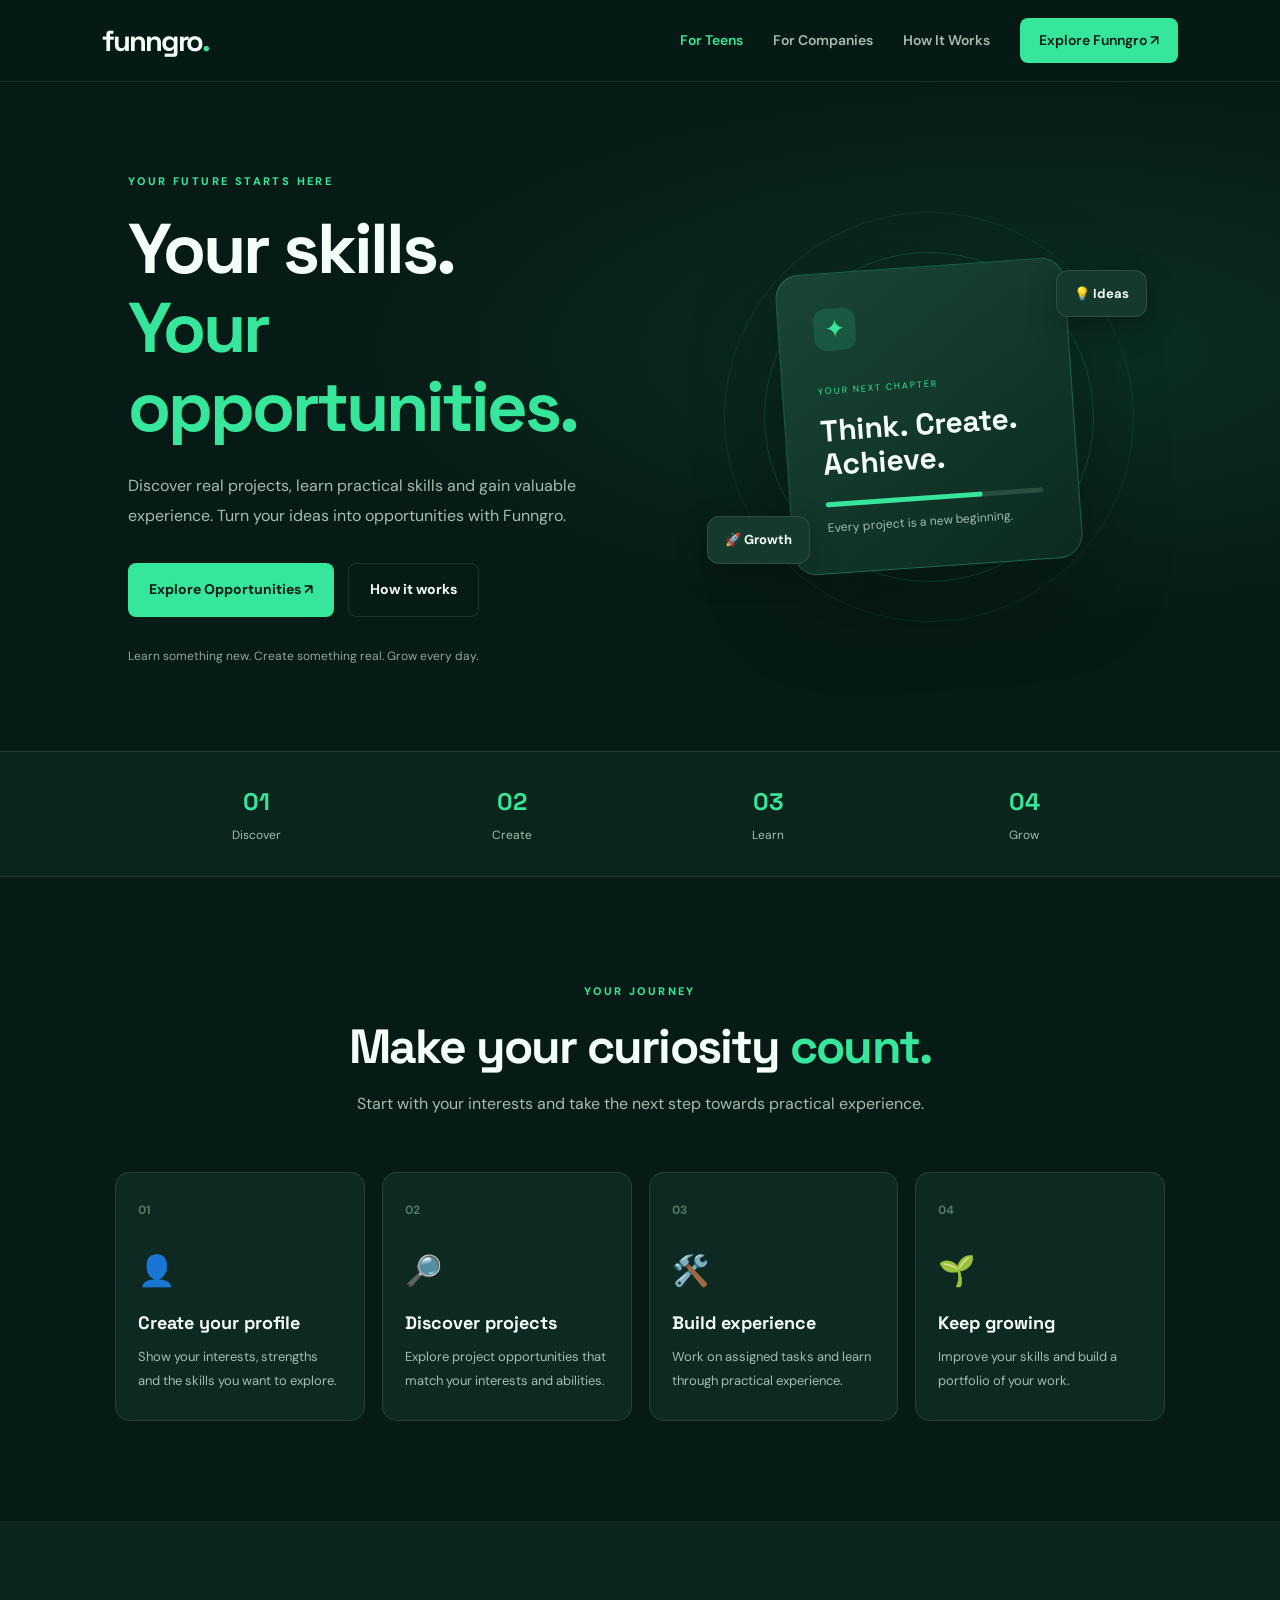
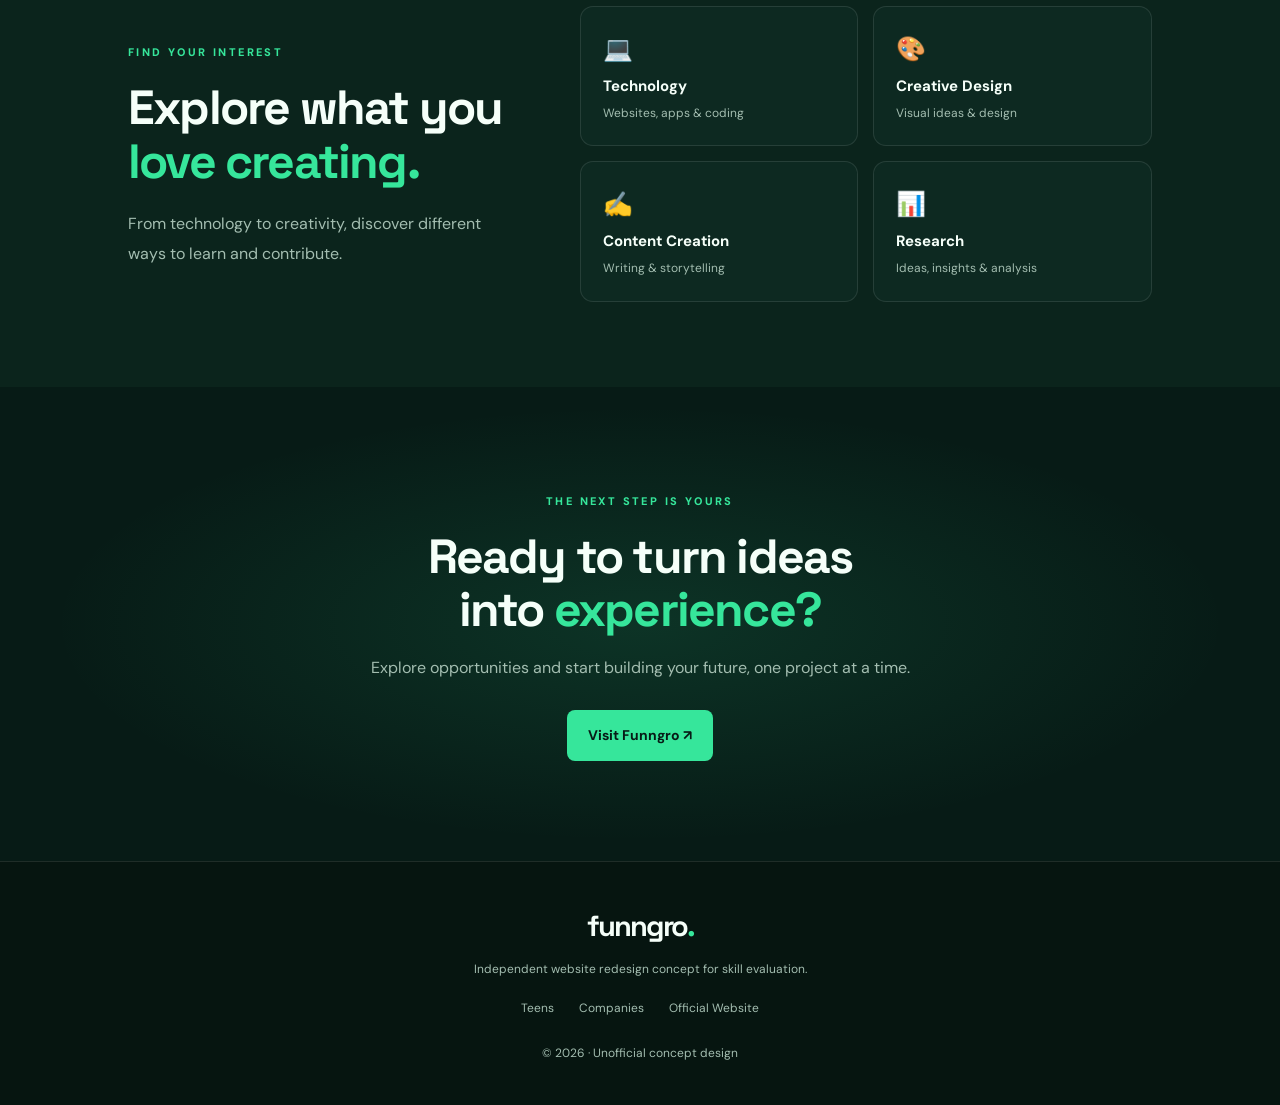
<file: index.html>
<!DOCTYPE html>
<html lang="en">
<head>
  <meta charset="UTF-8">
  <meta name="viewport" content="width=device-width, initial-scale=1.0">
  <meta name="description" content="Discover real-world projects, develop practical skills and build your future with Funngro. Explore opportunities for teens in India.">
  <meta name="keywords" content="Funngro, teen projects India, student opportunities, teen skills, student portfolio, real world experience">
  <meta name="theme-color" content="#071b16">
  <title>Funngro for Teens | Learn, Create & Grow</title>
  <link rel="canonical" href="https://naitiks4623u.github.io/Funngro-Smart-Website/">
  <link rel="stylesheet" href="css/style.css">
</head>
<body>
<header class="navbar">
  <a class="logo" href="index.html">funngro<span>.</span></a>
  <button class="menu-toggle" aria-label="Toggle navigation" aria-expanded="false">☰</button>
  <nav class="nav-links">
    <a class="active" href="index.html">For Teens</a>
    <a href="company.html">For Companies</a>
    <a href="#how">How It Works</a>
    <a class="nav-cta" href="https://www.funngro.com/teen">Explore Funngro ↗</a>
  </nav>
</header>

<main>
<section class="hero">
  <div class="hero-content">
    <span class="eyebrow">YOUR FUTURE STARTS HERE</span>
    <h1>Your skills.<br><span>Your opportunities.</span></h1>
    <p>Discover real projects, learn practical skills and gain valuable experience. Turn your ideas into opportunities with Funngro.</p>
    <div class="hero-actions">
      <a class="btn primary" href="https://www.funngro.com/teen">Explore Opportunities ↗</a>
      <a class="btn secondary" href="#how">How it works</a>
    </div>
    <div class="trust-line">Learn something new. Create something real. Grow every day.</div>
  </div>
  <div class="hero-art" aria-label="Creative illustration representing student growth">
    <div class="orbit orbit-one"></div>
    <div class="orbit orbit-two"></div>
    <div class="growth-card">
      <div class="card-icon">✦</div>
      <small>YOUR NEXT CHAPTER</small>
      <h2>Think. Create.<br>Achieve.</h2>
      <div class="progress"><span></span></div>
      <p>Every project is a new beginning.</p>
    </div>
    <div class="floating f-one">💡 Ideas</div>
    <div class="floating f-two">🚀 Growth</div>
  </div>
</section>

<section class="stats">
  <div><strong>01</strong><span>Discover</span></div>
  <div><strong>02</strong><span>Create</span></div>
  <div><strong>03</strong><span>Learn</span></div>
  <div><strong>04</strong><span>Grow</span></div>
</section>

<section class="section" id="how">
  <div class="section-heading">
    <span class="eyebrow">YOUR JOURNEY</span>
    <h2>Make your curiosity <span>count.</span></h2>
    <p>Start with your interests and take the next step towards practical experience.</p>
  </div>
  <div class="steps">
    <article class="step-card"><div class="step-number">01</div><div class="step-icon">👤</div><h3>Create your profile</h3><p>Show your interests, strengths and the skills you want to explore.</p></article>
    <article class="step-card"><div class="step-number">02</div><div class="step-icon">🔎</div><h3>Discover projects</h3><p>Explore project opportunities that match your interests and abilities.</p></article>
    <article class="step-card"><div class="step-number">03</div><div class="step-icon">🛠️</div><h3>Build experience</h3><p>Work on assigned tasks and learn through practical experience.</p></article>
    <article class="step-card"><div class="step-number">04</div><div class="step-icon">🌱</div><h3>Keep growing</h3><p>Improve your skills and build a portfolio of your work.</p></article>
  </div>
</section>

<section class="feature-section">
  <div><span class="eyebrow">FIND YOUR INTEREST</span><h2>Explore what you<br><span>love creating.</span></h2><p>From technology to creativity, discover different ways to learn and contribute.</p></div>
  <div class="category-grid">
    <div class="category">💻 <b>Technology</b><small>Websites, apps & coding</small></div>
    <div class="category">🎨 <b>Creative Design</b><small>Visual ideas & design</small></div>
    <div class="category">✍️ <b>Content Creation</b><small>Writing & storytelling</small></div>
    <div class="category">📊 <b>Research</b><small>Ideas, insights & analysis</small></div>
  </div>
</section>

<section class="bottom-cta">
  <span class="eyebrow">THE NEXT STEP IS YOURS</span>
  <h2>Ready to turn ideas<br>into <span>experience?</span></h2>
  <p>Explore opportunities and start building your future, one project at a time.</p>
  <a class="btn primary" href="https://www.funngro.com/teen">Visit Funngro ↗</a>
</section>
</main>

<footer><a class="logo" href="index.html">funngro<span>.</span></a><p>Independent website redesign concept for skill evaluation.</p><div><a href="index.html">Teens</a><a href="company.html">Companies</a><a href="https://www.funngro.com">Official Website</a></div><small>© 2026 · Unofficial concept design</small></footer>
<script src="js/main.js"></script>
</body>
</html>
</file>
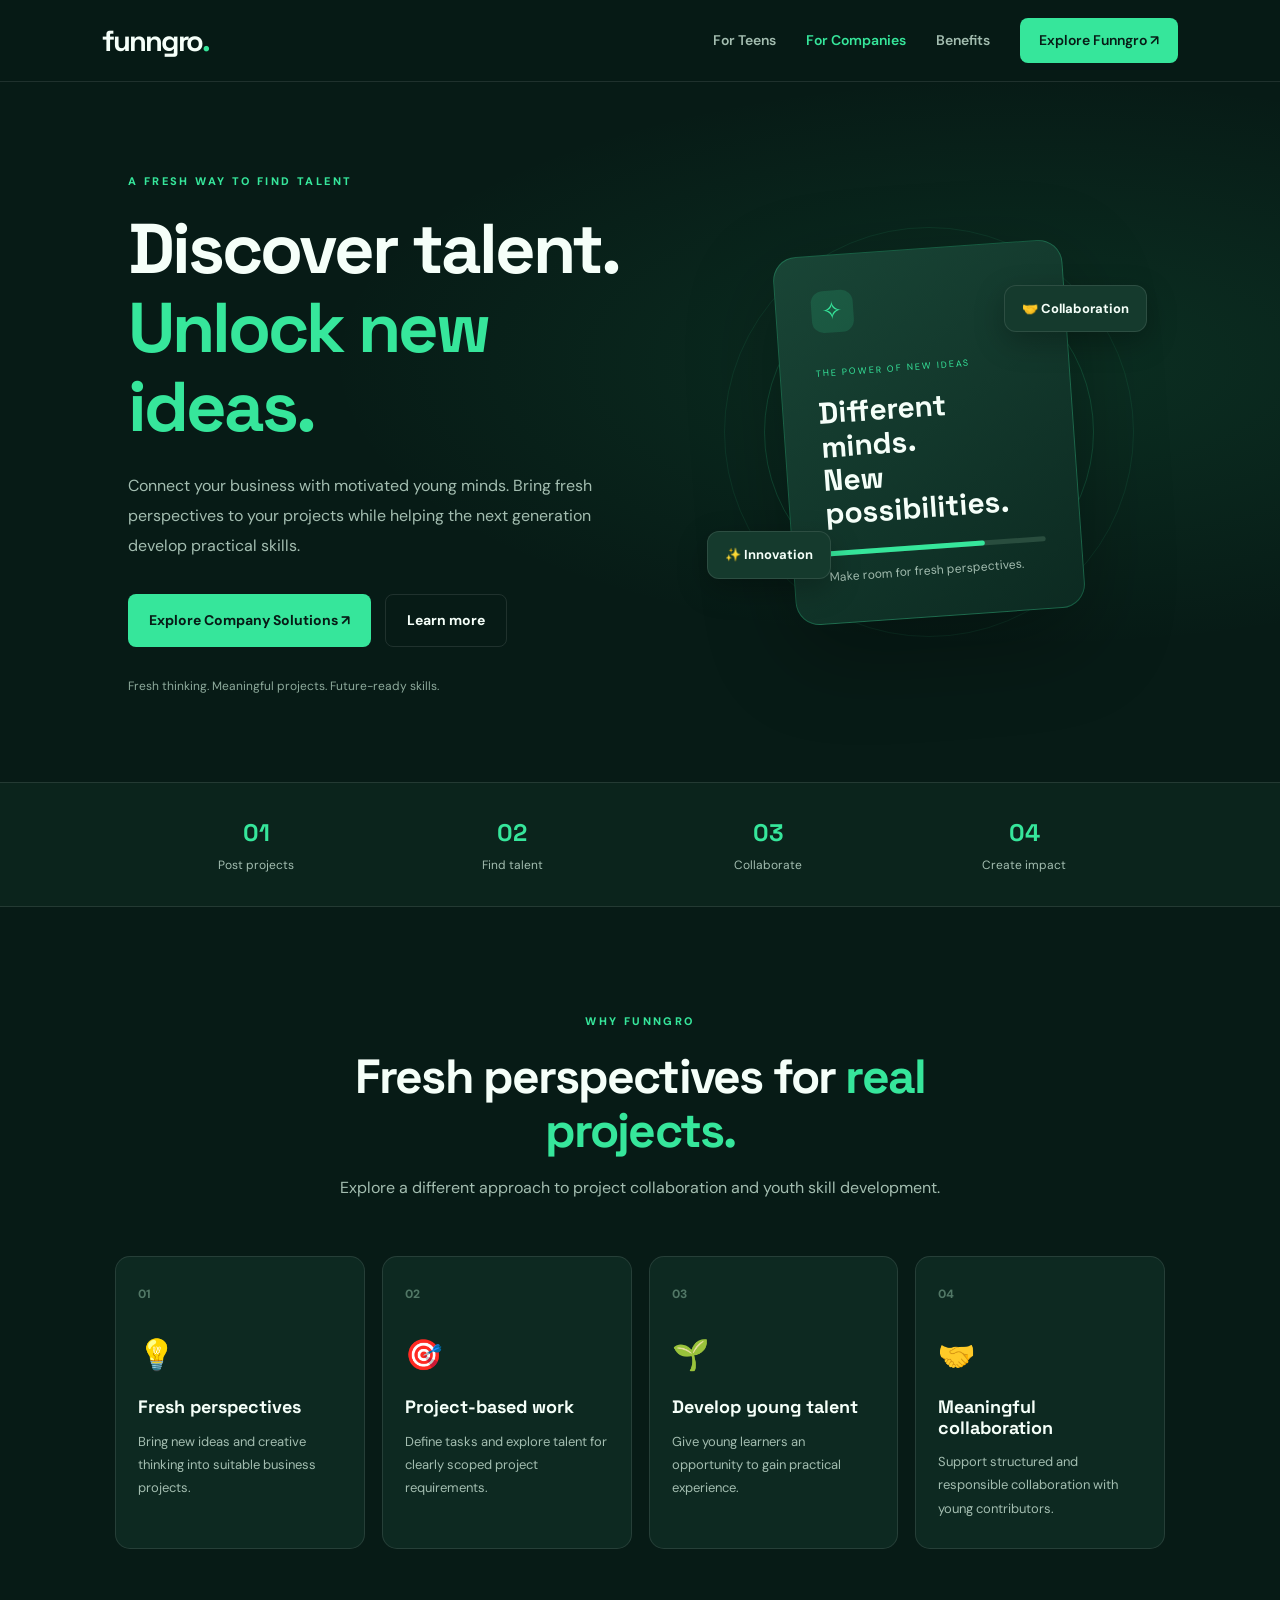
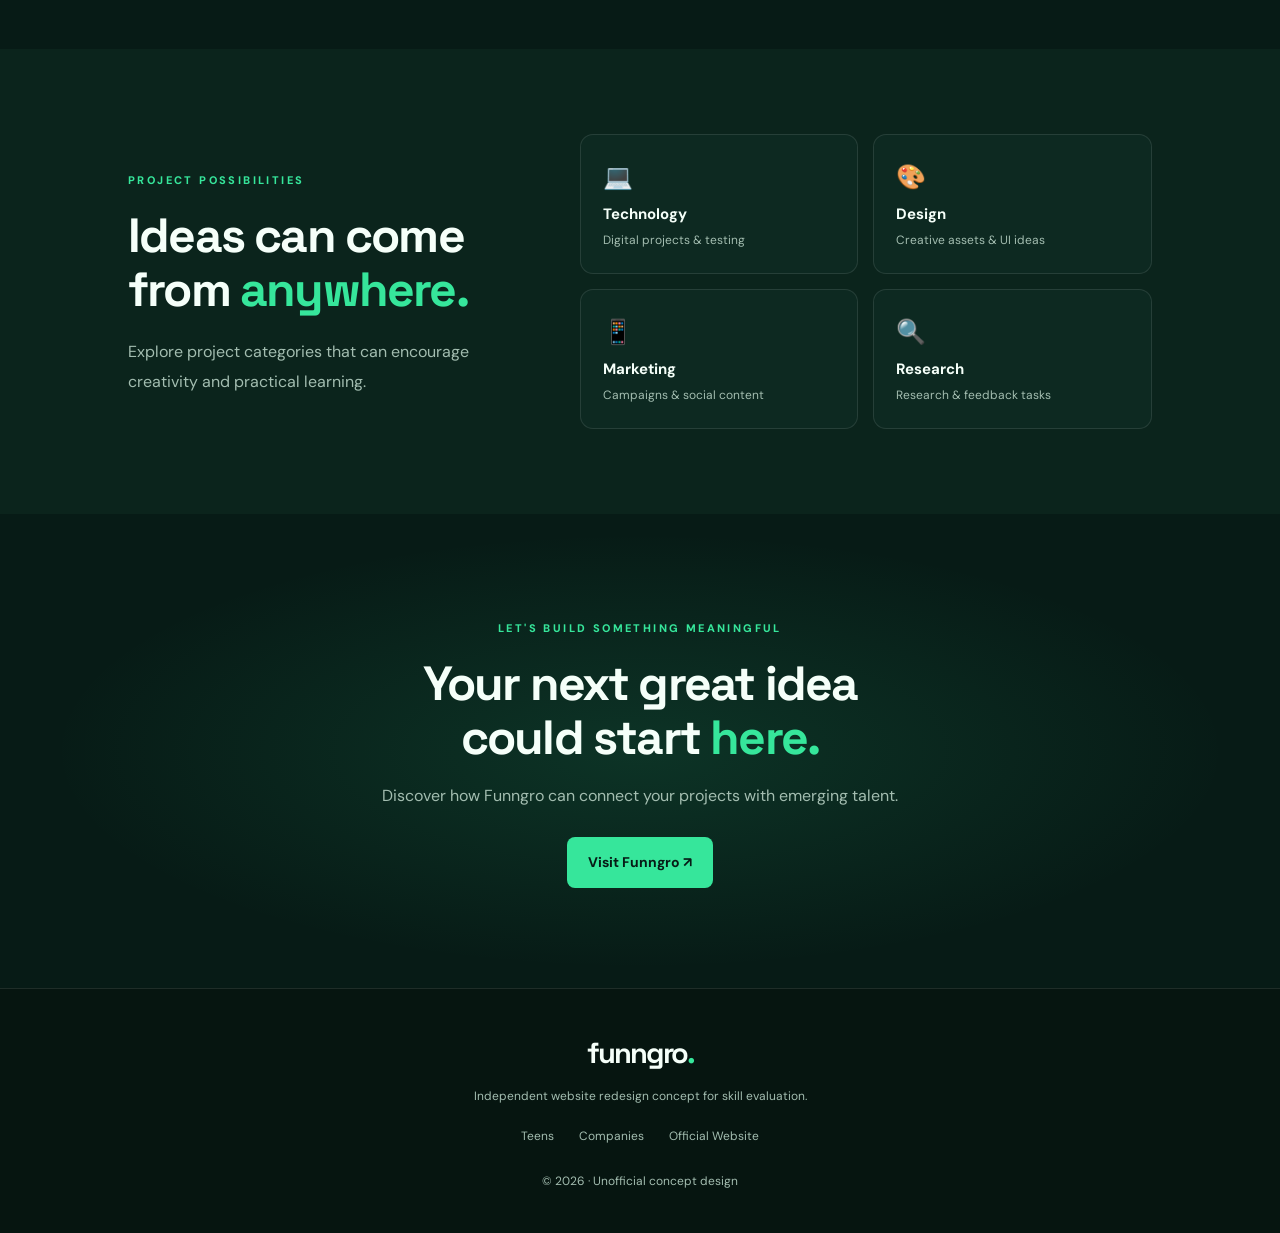
<file: company.html>
<!DOCTYPE html>
<html lang="en">
<head>
  <meta charset="UTF-8">
  <meta name="viewport" content="width=device-width, initial-scale=1.0">
  <meta name="description" content="Discover young creative talent with Funngro. Connect your company with motivated teens for innovative projects and fresh ideas.">
  <meta name="keywords" content="hire young talent, Funngro companies, student project platform, youth talent India, company projects">
  <meta name="theme-color" content="#071b16">
  <title>Funngro for Companies | Discover Young Talent</title>
  <link rel="canonical" href="https://naitiks4623u.github.io/Funngro-Smart-Website/company.html">
  <link rel="stylesheet" href="css/style.css">
</head>
<body>

<header class="navbar">
  <a class="logo" href="index.html">funngro<span>.</span></a>
  <button class="menu-toggle" aria-label="Toggle navigation" aria-expanded="false">☰</button>
  <nav class="nav-links">
    <a href="index.html">For Teens</a>
    <a class="active" href="company.html">For Companies</a>
    <a href="#benefits">Benefits</a>
    <a class="nav-cta" href="https://www.funngro.com/company">Explore Funngro ↗</a>
  </nav>
</header>

<main>
<section class="hero company-hero">
  <div class="hero-content">
    <span class="eyebrow">A FRESH WAY TO FIND TALENT</span>
    <h1>Discover talent.<br><span>Unlock new ideas.</span></h1>
    <p>Connect your business with motivated young minds. Bring fresh perspectives to your projects while helping the next generation develop practical skills.</p>
    <div class="hero-actions">
      <a class="btn primary" href="https://www.funngro.com/company">Explore Company Solutions ↗</a>
      <a class="btn secondary" href="#how">Learn more</a>
    </div>
    <div class="trust-line">Fresh thinking. Meaningful projects. Future-ready skills.</div>
  </div>
  <div class="hero-art company-art">
    <div class="orbit orbit-one"></div>
    <div class="orbit orbit-two"></div>
    <div class="growth-card">
      <div class="card-icon">✧</div>
      <small>THE POWER OF NEW IDEAS</small>
      <h2>Different minds.<br>New possibilities.</h2>
      <div class="progress"><span></span></div>
      <p>Make room for fresh perspectives.</p>
    </div>
    <div class="floating f-one">🤝 Collaboration</div>
    <div class="floating f-two">✨ Innovation</div>
  </div>
</section>

<section class="stats">
  <div><strong>01</strong><span>Post projects</span></div>
  <div><strong>02</strong><span>Find talent</span></div>
  <div><strong>03</strong><span>Collaborate</span></div>
  <div><strong>04</strong><span>Create impact</span></div>
</section>

<section class="section" id="benefits">
  <div class="section-heading">
    <span class="eyebrow">WHY FUNNGRO</span>
    <h2>Fresh perspectives for <span>real projects.</span></h2>
    <p>Explore a different approach to project collaboration and youth skill development.</p>
  </div>
  <div class="steps">
    <article class="step-card"><div class="step-number">01</div><div class="step-icon">💡</div><h3>Fresh perspectives</h3><p>Bring new ideas and creative thinking into suitable business projects.</p></article>
    <article class="step-card"><div class="step-number">02</div><div class="step-icon">🎯</div><h3>Project-based work</h3><p>Define tasks and explore talent for clearly scoped project requirements.</p></article>
    <article class="step-card"><div class="step-number">03</div><div class="step-icon">🌱</div><h3>Develop young talent</h3><p>Give young learners an opportunity to gain practical experience.</p></article>
    <article class="step-card"><div class="step-number">04</div><div class="step-icon">🤝</div><h3>Meaningful collaboration</h3><p>Support structured and responsible collaboration with young contributors.</p></article>
  </div>
</section>

<section class="feature-section">
  <div><span class="eyebrow">PROJECT POSSIBILITIES</span><h2>Ideas can come<br>from <span>anywhere.</span></h2><p>Explore project categories that can encourage creativity and practical learning.</p></div>
  <div class="category-grid">
    <div class="category">💻 <b>Technology</b><small>Digital projects & testing</small></div>
    <div class="category">🎨 <b>Design</b><small>Creative assets & UI ideas</small></div>
    <div class="category">📱 <b>Marketing</b><small>Campaigns & social content</small></div>
    <div class="category">🔍 <b>Research</b><small>Research & feedback tasks</small></div>
  </div>
</section>

<section class="bottom-cta">
  <span class="eyebrow">LET'S BUILD SOMETHING MEANINGFUL</span>
  <h2>Your next great idea<br>could start <span>here.</span></h2>
  <p>Discover how Funngro can connect your projects with emerging talent.</p>
  <a class="btn primary" href="https://www.funngro.com/company">Visit Funngro ↗</a>
</section>
</main>

<footer>
  <a class="logo" href="index.html">funngro<span>.</span></a>
  <p>Independent website redesign concept for skill evaluation.</p>
  <div><a href="index.html">Teens</a><a href="company.html">Companies</a><a href="https://www.funngro.com">Official Website</a></div>
  <small>© 2026 · Unofficial concept design</small>
</footer>
<script src="js/main.js"></script>
</body>
</html>
</file>
<file: css/style.css>
@import url('https://fonts.googleapis.com/css2?family=DM+Sans:wght@400;500;600;700;800&family=Space+Grotesk:wght@400;500;600;700&display=swap');

:root {
  --bg: #071b16;
  --surface: #0d2921;
  --surface2: #12362b;
  --green: #36e69b;
  --lime: #b6f477;
  --white: #f5fff9;
  --muted: #a3bdb0;
  --border: rgba(255,255,255,.1);
}

* { margin:0; padding:0; box-sizing:border-box; }
html { scroll-behavior:smooth; }
body {
  background:var(--bg);
  color:var(--white);
  font-family:'DM Sans',sans-serif;
  line-height:1.65;
}
a { color:inherit; text-decoration:none; }
.navbar {
  height:82px;
  display:flex;
  align-items:center;
  justify-content:space-between;
  padding:0 8%;
  border-bottom:1px solid var(--border);
  background:rgba(7,27,22,.94);
  position:sticky;
  top:0;
  z-index:100;
  backdrop-filter:blur(15px);
}
.logo {
  font-family:'Space Grotesk',sans-serif;
  font-size:29px;
  font-weight:800;
  letter-spacing:-2px;
}
.logo span { color:var(--green); }
.nav-links { display:flex; align-items:center; gap:30px; }
.nav-links a { color:var(--muted); font-size:14px; font-weight:600; transition:.25s; }
.nav-links a:hover,.nav-links a.active { color:var(--green); }
.nav-links .nav-cta {
  color:var(--bg);
  background:var(--green);
  padding:11px 19px;
  border-radius:8px;
}
.nav-links .nav-cta:hover { background:var(--lime); color:var(--bg); }
.menu-toggle {
  display:none;
  background:none;
  border:0;
  color:white;
  font-size:27px;
  cursor:pointer;
}
.hero {
  min-height:610px;
  display:grid;
  grid-template-columns:1.1fr .9fr;
  align-items:center;
  gap:35px;
  padding:85px 10%;
  overflow:hidden;
  background:radial-gradient(ellipse at 80% 40%,rgba(43,190,119,.13),transparent 48%);
}
.hero-content { max-width:590px; }
.eyebrow {
  display:inline-block;
  color:var(--green);
  font-size:11px;
  font-weight:800;
  letter-spacing:2.4px;
  margin-bottom:20px;
}
h1,h2,h3 { font-family:'Space Grotesk',sans-serif; line-height:1.12; }
.hero h1 { font-size:clamp(43px,5.5vw,72px); letter-spacing:-3px; margin-bottom:24px; }
.hero h1 span,.section-heading h2 span,.feature-section h2 span,.bottom-cta h2 span {
  color:var(--green);
}
.hero-content>p,.feature-section>div>p {
  color:var(--muted);
  font-size:16px;
  max-width:510px;
  line-height:1.9;
}
.hero-actions { display:flex; flex-wrap:wrap; gap:14px; margin-top:32px; }
.btn {
  display:inline-flex;
  justify-content:center;
  align-items:center;
  padding:14px 21px;
  border-radius:8px;
  font-size:14px;
  font-weight:700;
  transition:.25s;
}
.btn:hover { transform:translateY(-3px); }
.primary { color:var(--bg); background:var(--green); }
.primary:hover { background:var(--lime); }
.secondary { border:1px solid var(--border); color:var(--white); }
.secondary:hover { border-color:var(--green); }
.trust-line { color:#8da99b; font-size:12px; margin-top:30px; }
.hero-art {
  min-height:390px;
  display:flex;
  justify-content:center;
  align-items:center;
  position:relative;
}
.orbit {
  position:absolute;
  border:1px solid rgba(54,230,155,.18);
  border-radius:50%;
  width:330px;
  height:330px;
}
.orbit-two { width:410px; height:410px; border-color:rgba(54,230,155,.09); }
.growth-card {
  width:290px;
  min-height:290px;
  padding:35px;
  border-radius:24px;
  background:linear-gradient(145deg,#194536,#0c2a21);
  border:1px solid rgba(54,230,155,.25);
  box-shadow:0 30px 90px rgba(0,0,0,.3);
  z-index:2;
  transform:rotate(-4deg);
}
.card-icon {
  width:42px;height:42px;
  display:grid;place-items:center;
  background:rgba(54,230,155,.14);
  color:var(--green);
  border-radius:12px;
  font-size:25px;
  margin-bottom:25px;
}
.growth-card small { color:var(--green); font-size:9px; letter-spacing:2px; }
.growth-card h2 { font-size:30px; margin:12px 0; }
.growth-card p { color:var(--muted); font-size:12px; margin-top:12px; }
.progress { height:5px; border-radius:10px; background:#294d3e; margin-top:20px; }
.progress span { display:block; height:100%; width:72%; border-radius:10px; background:var(--green); }
.floating {
  position:absolute;
  z-index:3;
  background:#153a2d;
  border:1px solid var(--border);
  padding:12px 17px;
  border-radius:12px;
  font-size:13px;
  font-weight:700;
  box-shadow:0 10px 30px #0004;
}
.f-one { top:48px; right:5px; }
.f-two { bottom:48px; left:0; }
.stats {
  display:grid;
  grid-template-columns:repeat(4,1fr);
  padding:30px 10%;
  background:#0b241c;
  border-block:1px solid var(--border);
}
.stats div { display:flex; flex-direction:column; align-items:center; gap:4px; }
.stats strong { font-family:'Space Grotesk'; font-size:24px; color:var(--green); }
.stats span { color:var(--muted); font-size:12px; }
.section { padding:100px 9%; }
.section-heading { text-align:center; max-width:650px; margin:0 auto 55px; }
.section-heading h2,.feature-section h2,.bottom-cta h2 {
  font-size:clamp(34px,4vw,48px);
  letter-spacing:-1.8px;
}
.section-heading>p { color:var(--muted); margin-top:17px; }
.steps {
  display:grid;
  grid-template-columns:repeat(4,1fr);
  gap:17px;
}
.step-card {
  position:relative;
  padding:28px 22px;
  background:var(--surface);
  border:1px solid var(--border);
  border-radius:15px;
  transition:.3s;
}
.step-card:hover { transform:translateY(-7px); border-color:rgba(54,230,155,.5); }
.step-number { color:#517766; font-size:12px; font-weight:800; }
.step-icon { font-size:30px; margin:25px 0 18px; }
.step-card h3 { font-size:18px; margin-bottom:12px; }
.step-card p { color:var(--muted); font-size:13px; line-height:1.8; }
.feature-section {
  display:grid;
  grid-template-columns:.8fr 1.2fr;
  gap:70px;
  align-items:center;
  padding:85px 10%;
  background:#0b241c;
}
.feature-section h2 { margin-bottom:20px; }
.category-grid { display:grid; grid-template-columns:1fr 1fr; gap:15px; }
.category {
  min-height:120px;
  padding:22px;
  border-radius:13px;
  border:1px solid var(--border);
  background:var(--surface);
  display:flex;
  flex-direction:column;
  gap:5px;
  font-size:24px;
}
.category b { font-size:15px; }
.category small { font-size:12px; color:var(--muted); }
.bottom-cta {
  text-align:center;
  padding:100px 20px;
  background:radial-gradient(ellipse at center,rgba(54,230,155,.12),transparent 65%);
}
.bottom-cta h2 { margin-bottom:18px; }
.bottom-cta p { color:var(--muted); margin-bottom:28px; }
footer {
  padding:40px 9%;
  background:#061510;
  border-top:1px solid var(--border);
  text-align:center;
}
footer .logo { display:inline-block; }
footer p { color:var(--muted); font-size:12px; margin:10px 0 20px; }
footer div { display:flex; justify-content:center; gap:25px; margin-bottom:20px; }
footer div a,footer small { color:var(--muted); font-size:12px; }
footer a:hover { color:var(--green); }

@media(max-width:950px) {
  .navbar { padding:0 5%; }
  .nav-links { gap:16px; }
  .hero { padding:75px 6%; }
  .steps { grid-template-columns:repeat(2,1fr); }
  .feature-section { padding:75px 6%; gap:35px; }
}
@media(max-width:700px) {
  .navbar { height:70px; }
  .menu-toggle { display:block; }
  .nav-links {
    display:none;
    position:absolute;
    top:70px;left:0;right:0;
    padding:22px 6%;
    background:#0b241c;
    border-bottom:1px solid var(--border);
    flex-direction:column;
    align-items:stretch;
    gap:20px;
  }
  .nav-links.open { display:flex; }
  .nav-links .nav-cta { text-align:center; }
  .hero {
    grid-template-columns:1fr;
    padding:65px 7% 50px;
    text-align:center;
    gap:20px;
  }
  .hero h1 { font-size:46px; letter-spacing:-2px; }
  .hero-content>p { font-size:14px; margin:auto; }
  .hero-actions { justify-content:center; }
  .hero-art { min-height:350px; }
  .growth-card { width:255px; min-height:265px; padding:28px; }
  .orbit { width:290px; height:290px; }
  .orbit-two { width:340px; height:340px; }
  .f-one { right:0; top:30px; }
  .f-two { left:0; bottom:25px; }
  .stats { padding:25px 5%; grid-template-columns:repeat(2,1fr); gap:22px; }
  .section { padding:70px 6%; }
  .steps { grid-template-columns:1fr; }
  .feature-section { grid-template-columns:1fr; padding:70px 6%; }
  .category-grid { gap:10px; }
  .category { padding:16px; min-height:110px; }
  .bottom-cta { padding:75px 7%; }
  footer div { flex-wrap:wrap; gap:16px; }
}
@media(prefers-reduced-motion:reduce) {
  *,*::before,*::after { scroll-behavior:auto!important; transition:none!important; }
}
</file>
